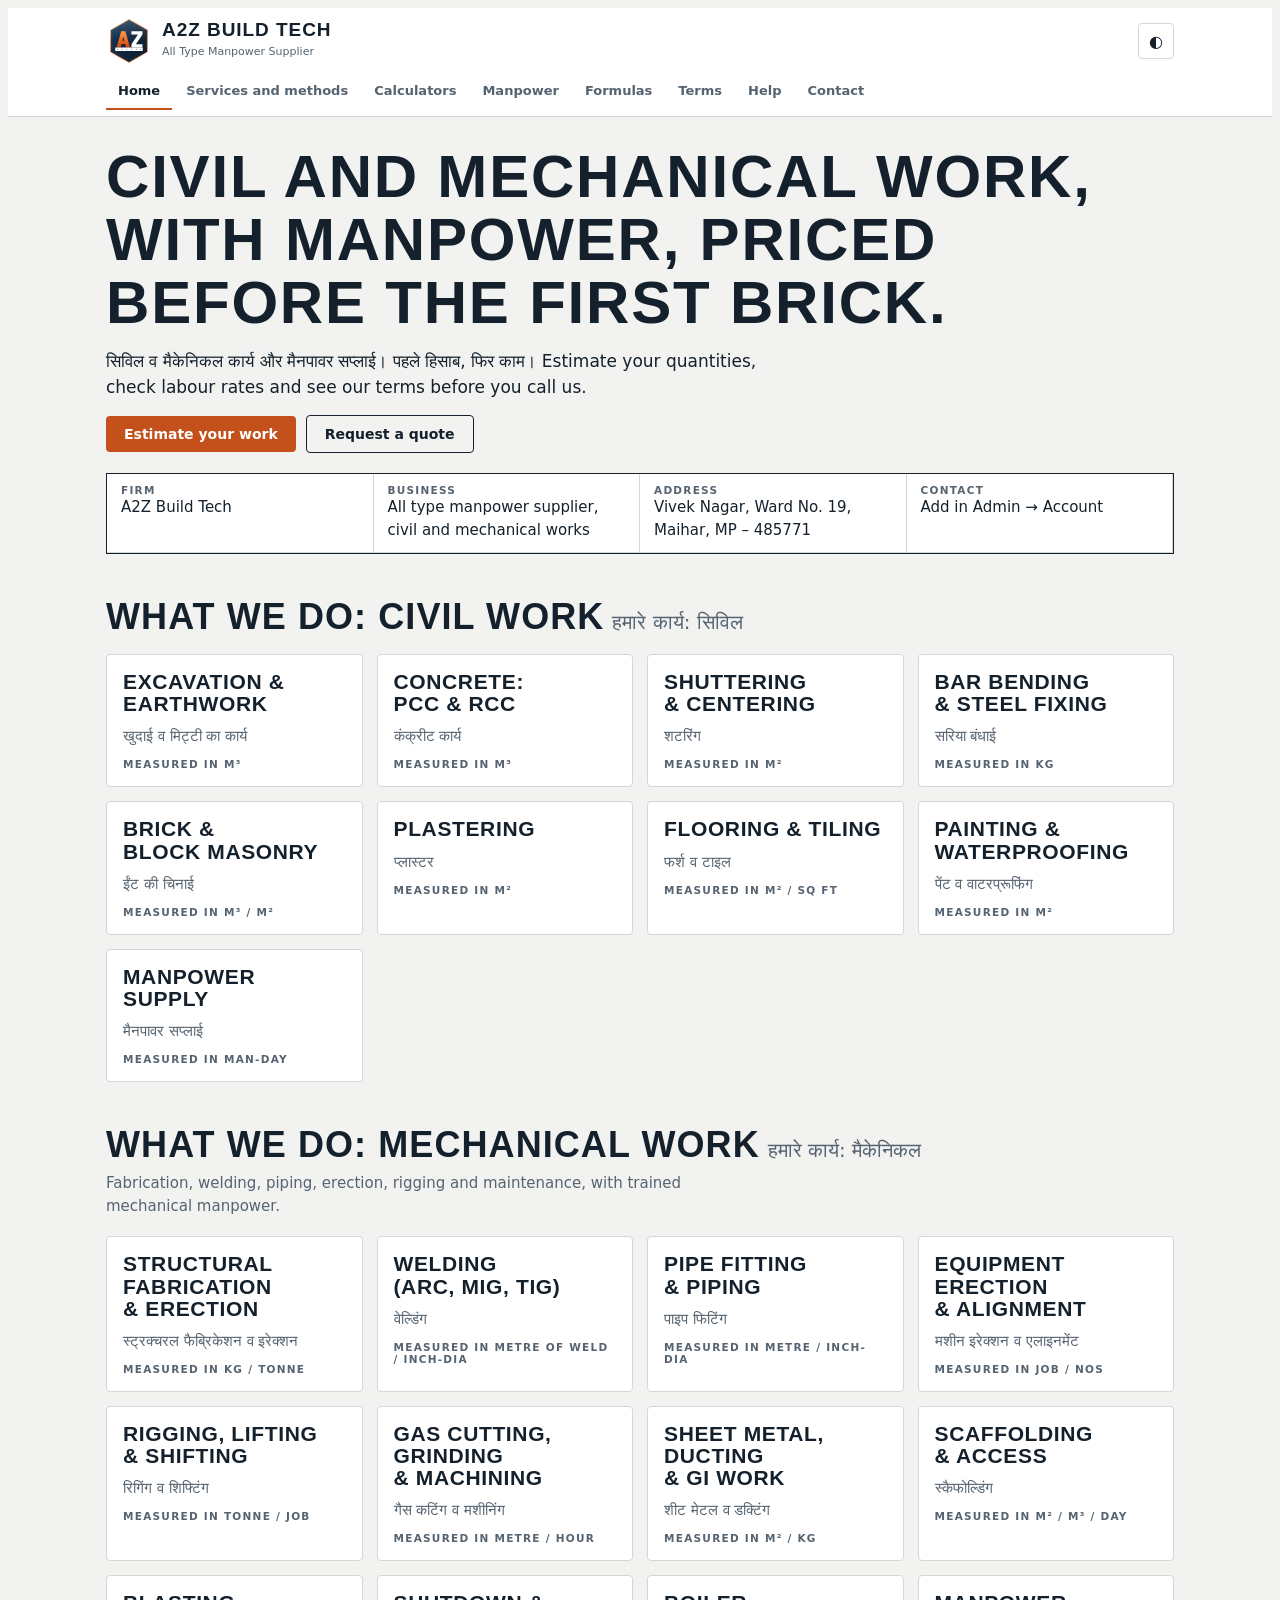
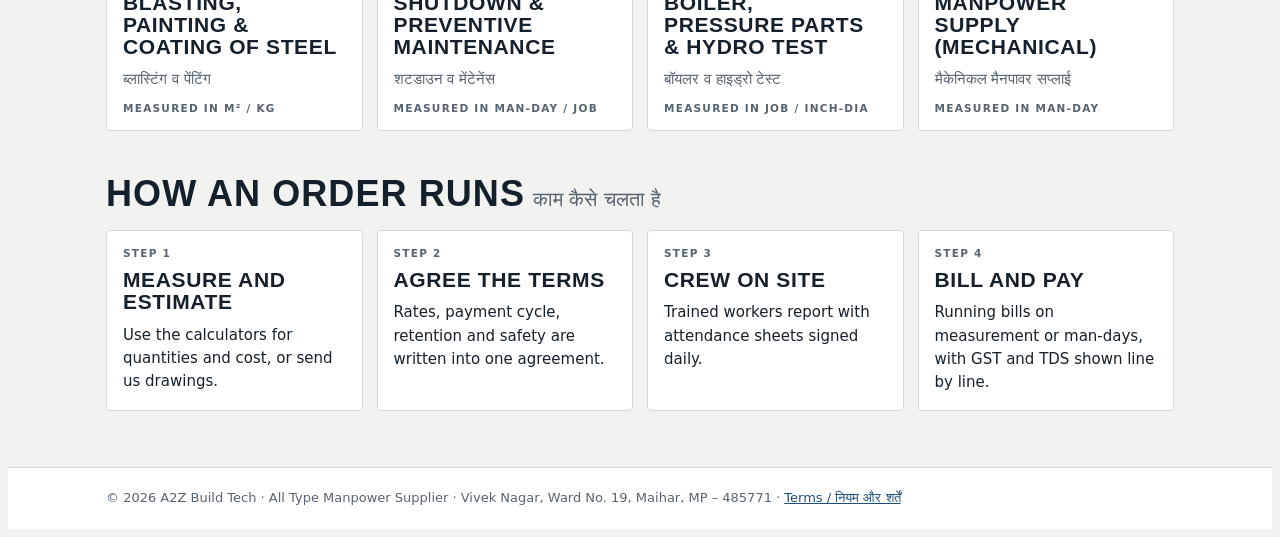
<file: index.html>
<!doctype html>
<html lang="en">
<head>
<meta charset="utf-8">
<meta name="viewport" content="width=device-width, initial-scale=1, viewport-fit=cover">
<meta name="theme-color" content="#0f2a47">
<meta name="mobile-web-app-capable" content="yes">
<meta name="apple-mobile-web-app-capable" content="yes">
<meta name="apple-mobile-web-app-title" content="A2Z">
<meta name="apple-mobile-web-app-status-bar-style" content="black-translucent">
<link rel="manifest" href="manifest.json">
<link rel="apple-touch-icon" href="apple-touch-icon.png">
<link rel="icon" type="image/svg+xml" href="logo.svg">
<title>A2Z Build Tech</title>
<meta name="description" content="A2Z Build Tech, All Type Manpower Supplier and civil works, Vivek Nagar, Maihar, Madhya Pradesh.">
<meta name="claude:viewport-fit-sides" content="cover">
<!-- CSP-START --><meta http-equiv="Content-Security-Policy" content="default-src 'none'; manifest-src 'self'; script-src 'self'; style-src 'self' 'unsafe-inline' https://fonts.googleapis.com; font-src https://fonts.gstatic.com; img-src 'self' data:; connect-src https://script.google.com https://script.googleusercontent.com; object-src 'none'; base-uri 'none'; form-action 'none'"><!-- CSP-END -->
<link rel="stylesheet" href="https://fonts.googleapis.com/css2?family=Barlow+Condensed:wght@600;700&family=Inter:wght@400;500;600&family=IBM+Plex+Mono:wght@500&display=swap">
<link rel="stylesheet" href="style.css">
<link rel="stylesheet" href="help.css">
</head>
<body>
<header class="top">
  <div class="wrap bar">
    <a class="brand" href="#home"><img class="logo" src="logo.svg" alt="A2Z Build Tech logo" width="46" height="46"><span><b>A2Z Build Tech</b><small>All Type Manpower Supplier</small></span></a>
    <button class="ghost" id="themeBtn" aria-label="Switch light or dark theme">◐</button>
  </div>
  <nav class="wrap nav" id="nav" aria-label="Main"></nav>
</header>
<main class="wrap" id="app"><noscript>This site needs JavaScript. Please turn it on in your browser.</noscript></main>
<footer><div class="wrap">© 2026 A2Z Build Tech · All Type Manpower Supplier · Vivek Nagar, Ward No. 19, Maihar, MP – 485771 · <a href="terms.html">Terms / नियम और शर्तें</a></div></footer>
<div id="toast" role="status"></div>
<script src="config.js"></script>
<script src="data.js"></script>
<script src="calc.js"></script>
<script src="help.js"></script>
<script src="agreements.js"></script>
<script src="pwa.js"></script>
<script src="app.js"></script>
</body>
</html>
</file>
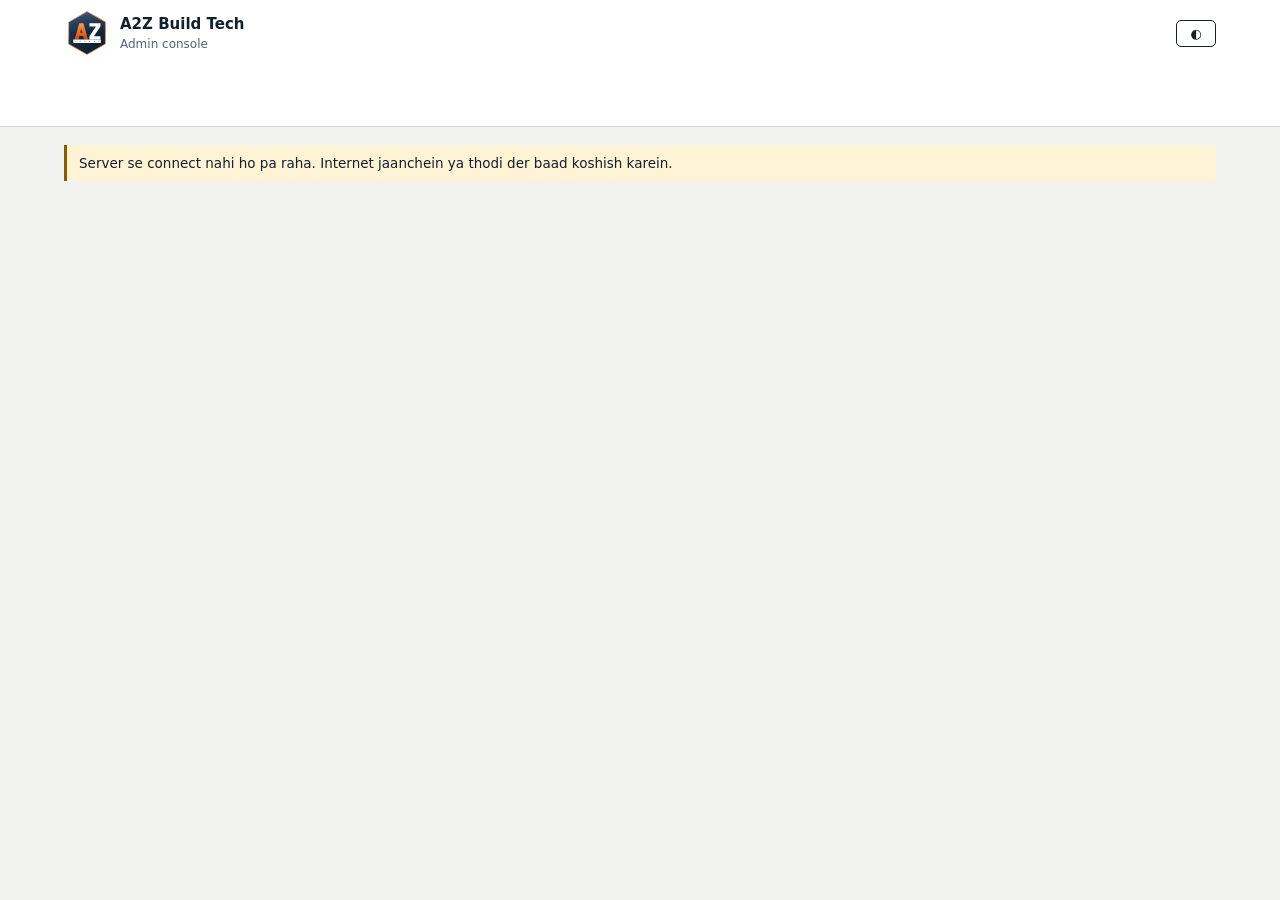
<file: admin.html>
<!doctype html>
<html lang="hi">
<head>
<meta charset="utf-8">
<meta name="viewport" content="width=device-width, initial-scale=1, viewport-fit=cover">
<meta name="robots" content="noindex, nofollow">
<meta http-equiv="Content-Security-Policy" content="default-src 'none'; manifest-src 'self'; script-src 'self'; style-src 'self'; img-src 'self' data:; connect-src https://script.google.com https://script.googleusercontent.com; base-uri 'none'; form-action 'none'; object-src 'none'">
<meta name="theme-color" content="#0f2a47">
<meta name="mobile-web-app-capable" content="yes">
<meta name="apple-mobile-web-app-capable" content="yes">
<meta name="apple-mobile-web-app-title" content="A2Z Admin">
<meta name="apple-mobile-web-app-status-bar-style" content="black-translucent">
<link rel="manifest" href="manifest-admin.json">
<link rel="apple-touch-icon" href="apple-touch-icon.png">
<link rel="icon" type="image/svg+xml" href="logo.svg">
<title>A2Z Build Tech - Admin</title>
<link rel="stylesheet" href="portal.css">
<link rel="stylesheet" href="help.css">
</head>
<body>
<header class="top">
  <div class="wrap">
    <div class="bar">
      <div class="brand"><img class="logo" src="logo.svg" alt="A2Z Build Tech logo" width="46" height="46"><div><b>A2Z Build Tech</b><div class="xs mu">Admin console</div></div></div>
      <div class="row"><button class="btn sec sm themebtn" id="themeBtn" type="button" aria-label="Dark ya light mode badlein" title="Dark / Light">◐</button></div>
      <div class="row hide" id="topTools">
        <label class="month-label">Mahina<input type="month" id="month"></label>
        <button class="btn sec sm" data-act="logout" id="logoutBtn">Log out</button>
      </div>
    </div>
    <nav class="tabs hide" id="tabs" aria-label="Sections"></nav>
  </div>
</header>
<div class="wrap">
  <main id="app"><div class="mu">Load ho raha hai...</div></main>
</div>
<div id="toast" role="status"></div>
<script src="xlsx-lite.js"></script>
<script src="config.js"></script>
<script src="data.js"></script>
<script src="payout.js"></script>
<script src="common.js"></script>
<script src="work.js"></script>
<script src="duty.js"></script>
<script src="master.js"></script>
<script src="hints.js"></script>
<script src="help.js"></script>
<script src="agreements.js"></script>
<script src="pwa.js"></script>
<script src="kb-admin.js"></script>
<script src="admin.js"></script>
</body>
</html>
</file>
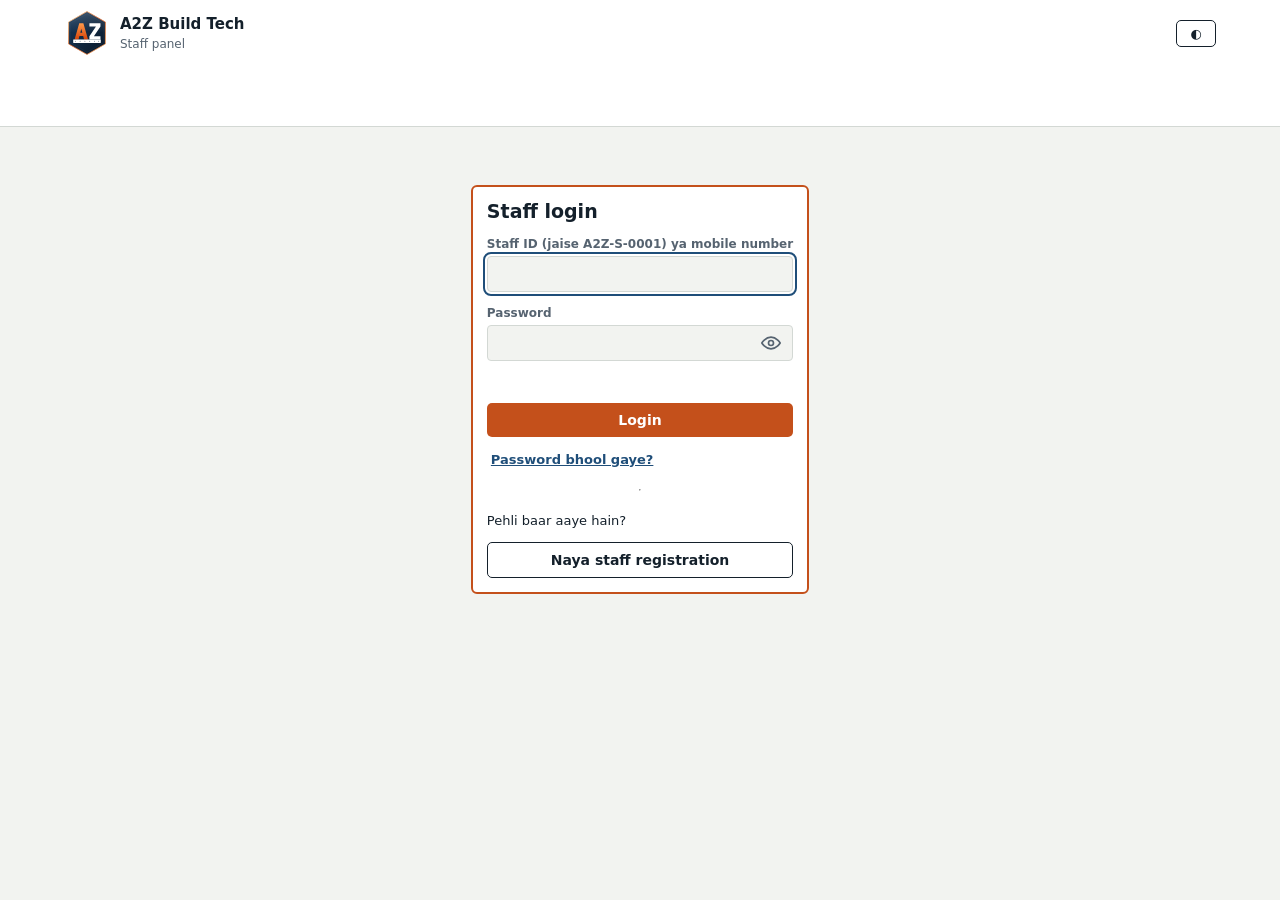
<file: staff.html>
<!doctype html>
<html lang="hi">
<head>
<meta charset="utf-8">
<meta name="viewport" content="width=device-width, initial-scale=1, viewport-fit=cover">
<meta name="robots" content="noindex, nofollow">
<meta http-equiv="Content-Security-Policy" content="default-src 'none'; manifest-src 'self'; script-src 'self'; style-src 'self'; img-src 'self' data:; connect-src https://script.google.com https://script.googleusercontent.com; base-uri 'none'; form-action 'none'; object-src 'none'">
<meta name="referrer" content="no-referrer">
<meta name="theme-color" content="#0f2a47">
<meta name="mobile-web-app-capable" content="yes">
<meta name="apple-mobile-web-app-capable" content="yes">
<meta name="apple-mobile-web-app-title" content="A2Z Staff">
<meta name="apple-mobile-web-app-status-bar-style" content="black-translucent">
<link rel="manifest" href="manifest-staff.json">
<link rel="apple-touch-icon" href="apple-touch-icon.png">
<link rel="icon" type="image/svg+xml" href="logo.svg">
<title>A2Z Build Tech - Staff</title>
<link rel="stylesheet" href="portal.css">
<link rel="stylesheet" href="help.css">
</head>
<body>
<header class="top">
  <div class="wrap">
    <div class="bar">
      <div class="brand"><img class="logo" src="logo.svg" alt="A2Z Build Tech logo" width="46" height="46"><div><b id="who">A2Z Build Tech</b><div class="xs mu" id="whoSub">Staff panel</div></div></div>
      <div class="row"><button class="btn sec sm themebtn" id="themeBtn" type="button" aria-label="Dark ya light mode badlein" title="Dark / Light">◐</button><label class="month-label hide" id="monthBox">Mahina<input type="month" id="month"></label><button class="btn sec sm hide" id="logout" data-act="logout">Logout</button></div>
    </div>
    <nav class="tabs hide" id="tabs" aria-label="Sections"></nav>
  </div>
</header>
<div class="wrap">
  <main id="app"><div class="mu">Load ho raha hai...</div></main>
</div>
<div id="toast" role="status"></div>
<script src="xlsx-lite.js"></script>
<script src="config.js"></script>
<script src="common.js"></script>
<script src="work.js"></script>
<script src="duty.js"></script>
<script src="hints.js"></script>
<script src="help.js"></script>
<script src="agreements.js"></script>
<script src="pwa.js"></script>
<script src="kb-staff.js"></script>
<script src="staff.js"></script>
</body>
</html>
</file>
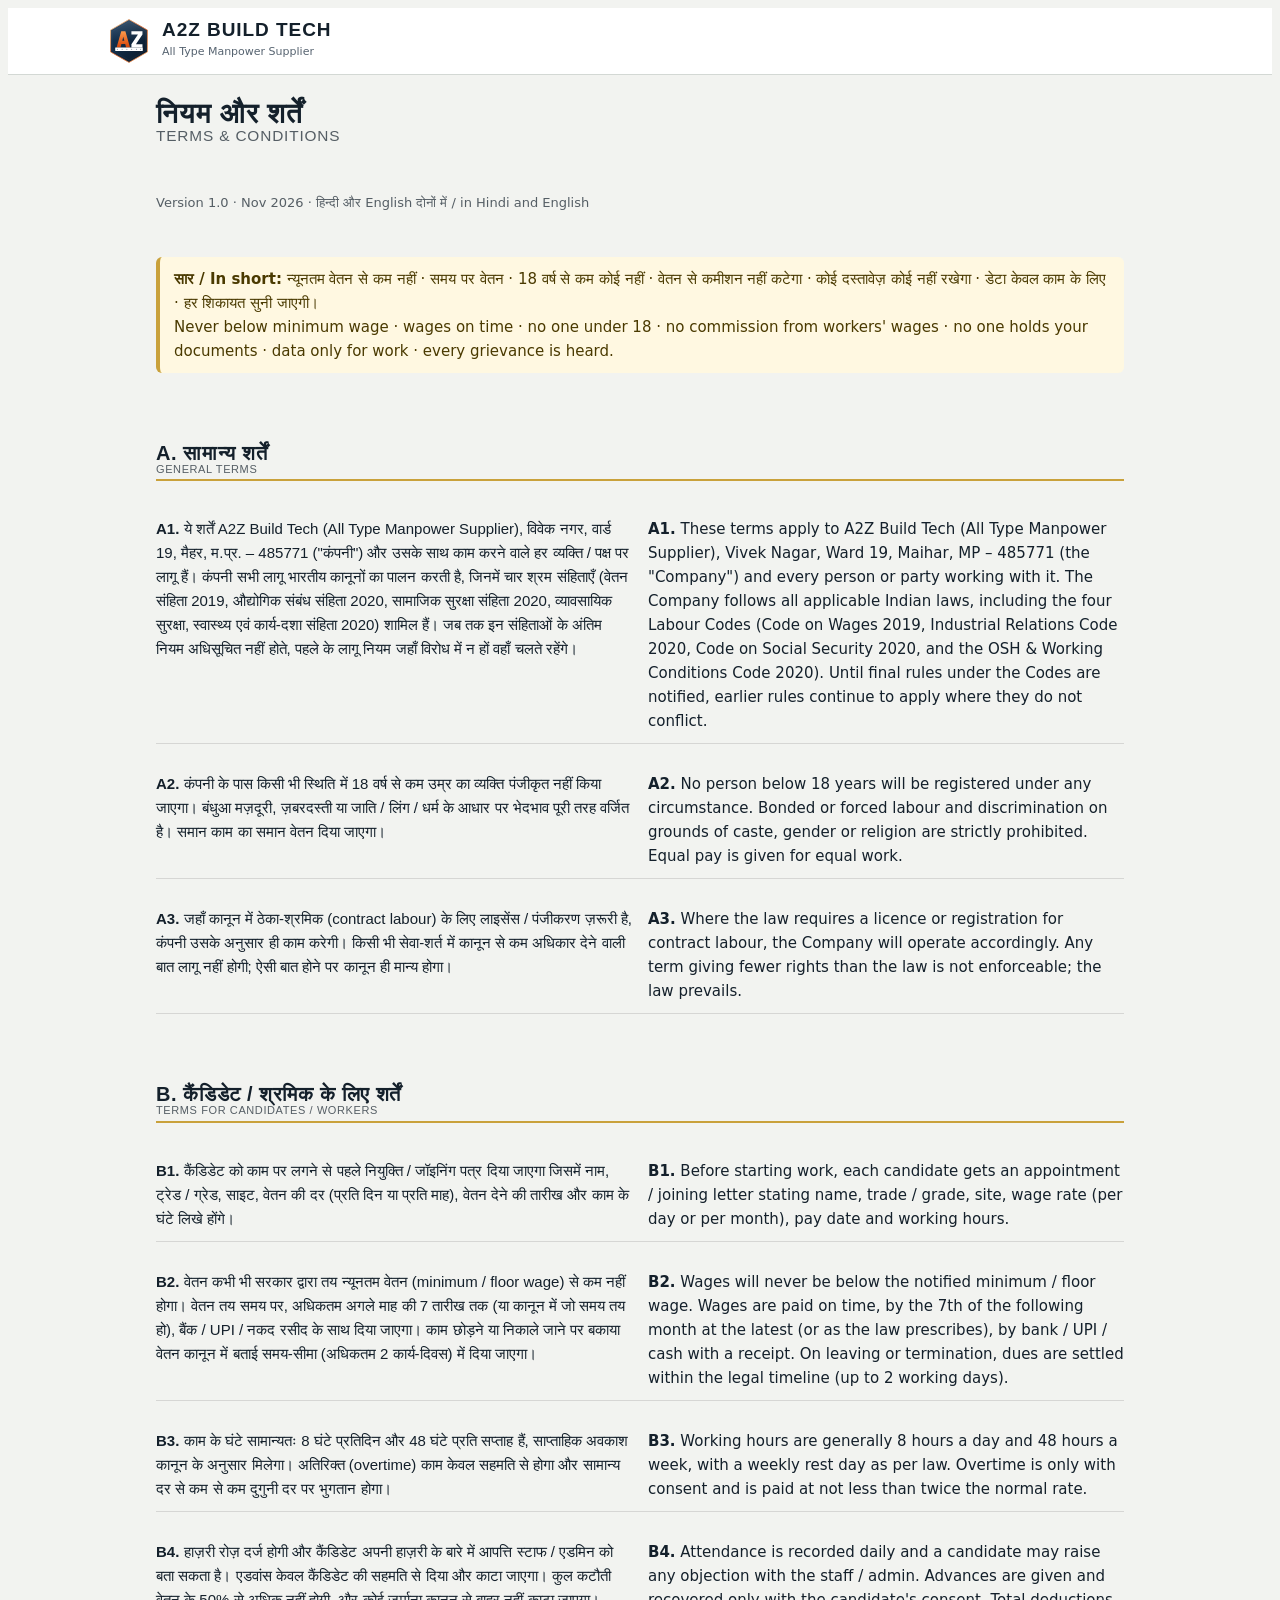
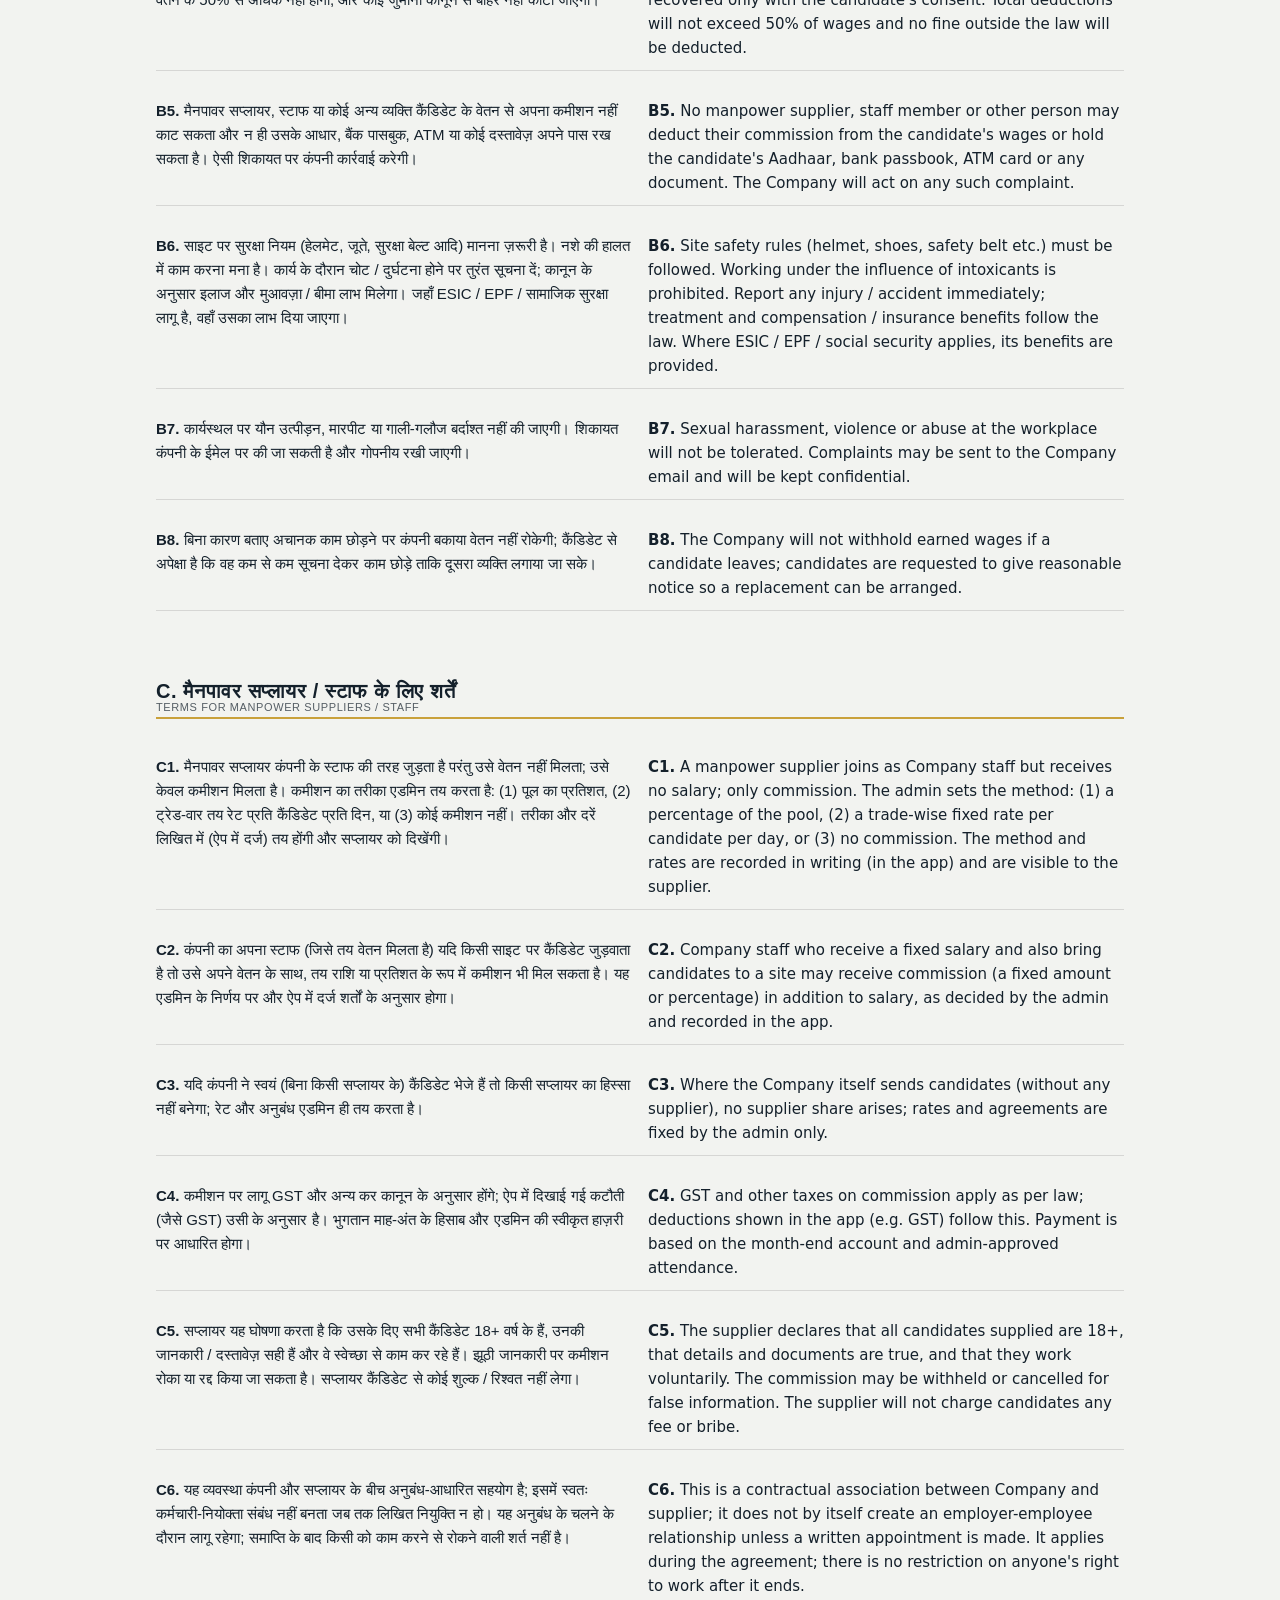
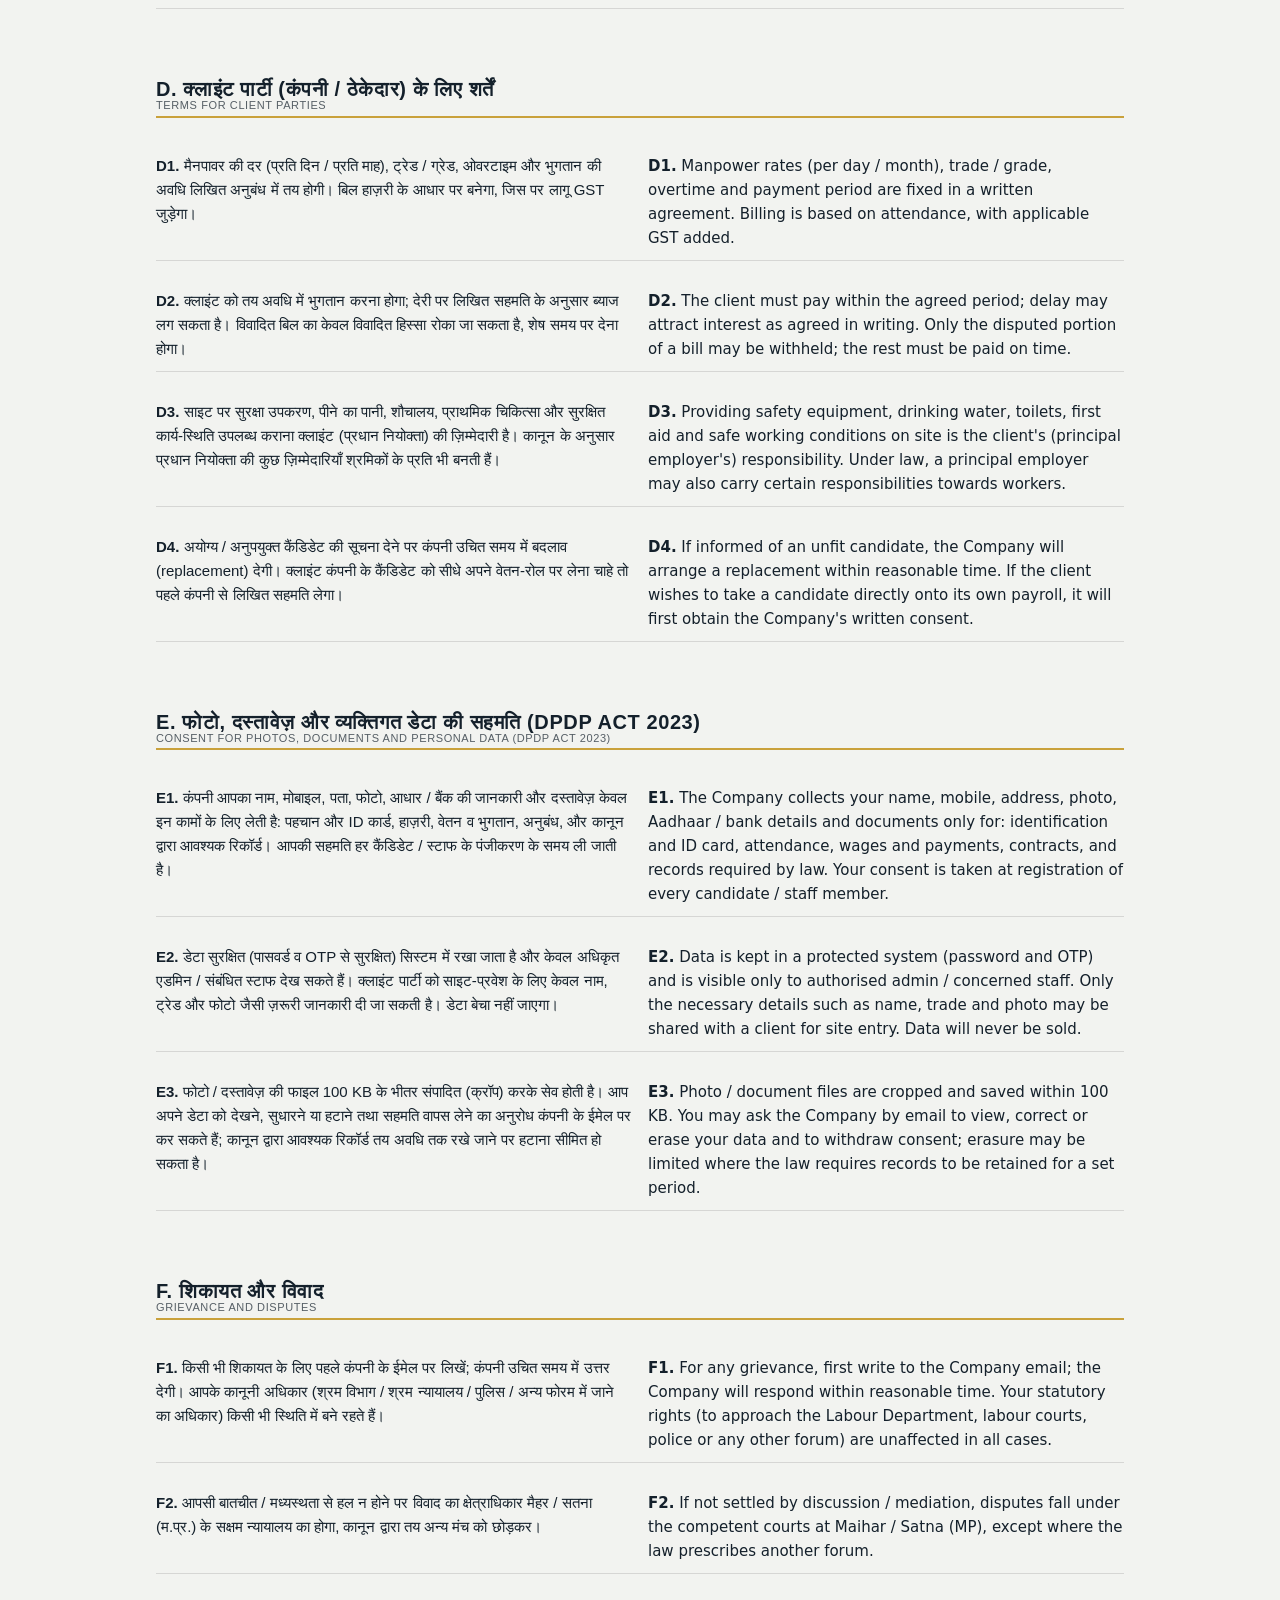
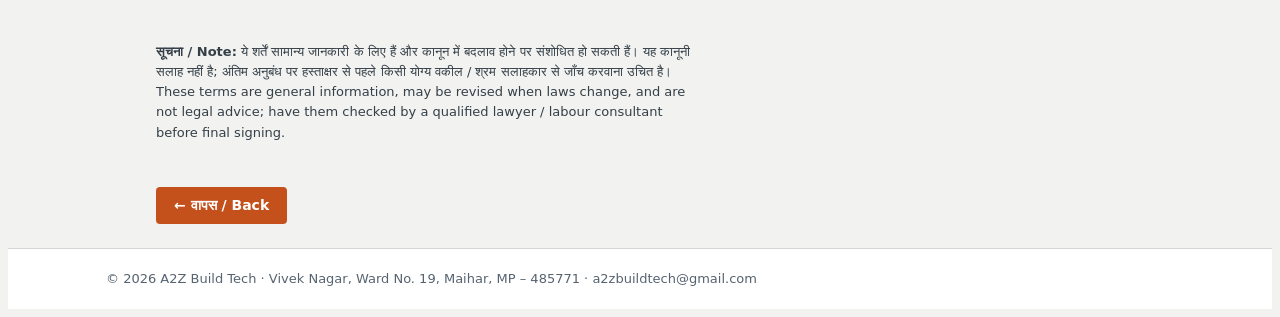
<file: terms.html>
<!doctype html>
<html lang="hi">
<head>
<meta charset="utf-8">
<meta name="viewport" content="width=device-width, initial-scale=1, viewport-fit=cover">
<meta name="theme-color" content="#0f2a47">
<link rel="icon" type="image/svg+xml" href="logo.svg">
<title>A2Z Build Tech - Niyam aur Shartein (Terms)</title>
<meta name="description" content="A2Z Build Tech terms and conditions for candidates, manpower suppliers, staff and client parties, as per Indian labour law.">
<meta http-equiv="Content-Security-Policy" content="default-src 'none'; script-src 'self'; style-src 'self' https://fonts.googleapis.com; font-src https://fonts.gstatic.com; img-src 'self' data:; base-uri 'none'; form-action 'none'">
<link rel="stylesheet" href="https://fonts.googleapis.com/css2?family=Inter:wght@400;600&family=Noto+Sans+Devanagari:wght@400;600&display=swap">
<link rel="stylesheet" href="style.css">
<link rel="stylesheet" href="terms.css">
</head>
<body>
<header class="top"><div class="wrap bar"><a class="brand" href="index.html"><img class="logo" src="logo.svg" alt="A2Z Build Tech logo" width="46" height="46"><span><b>A2Z Build Tech</b><small>All Type Manpower Supplier</small></span></a></div></header>
<main class="wrap tcpage">
<h1>नियम और शर्तें <small>Terms &amp; Conditions</small></h1>
<p class="tc-ver">Version 1.0 · Nov 2026 · हिन्दी और English दोनों में / in Hindi and English</p>
<div class="tc-note"><b>सार / In short:</b> न्यूनतम वेतन से कम नहीं · समय पर वेतन · 18 वर्ष से कम कोई नहीं · वेतन से कमीशन नहीं कटेगा · कोई दस्तावेज़ कोई नहीं रखेगा · डेटा केवल काम के लिए · हर शिकायत सुनी जाएगी।<br>Never below minimum wage · wages on time · no one under 18 · no commission from workers' wages · no one holds your documents · data only for work · every grievance is heard.</div>
<section class="tc"><h2>A. सामान्य शर्तें <small>General terms</small></h2><div class="tc-row"><p lang="hi"><b>A1.</b> ये शर्तें A2Z Build Tech (All Type Manpower Supplier), विवेक नगर, वार्ड 19, मैहर, म.प्र. – 485771 ("कंपनी") और उसके साथ काम करने वाले हर व्यक्ति / पक्ष पर लागू हैं। कंपनी सभी लागू भारतीय कानूनों का पालन करती है, जिनमें चार श्रम संहिताएँ (वेतन संहिता 2019, औद्योगिक संबंध संहिता 2020, सामाजिक सुरक्षा संहिता 2020, व्यावसायिक सुरक्षा, स्वास्थ्य एवं कार्य-दशा संहिता 2020) शामिल हैं। जब तक इन संहिताओं के अंतिम नियम अधिसूचित नहीं होते, पहले के लागू नियम जहाँ विरोध में न हों वहाँ चलते रहेंगे।</p><p lang="en"><b>A1.</b> These terms apply to A2Z Build Tech (All Type Manpower Supplier), Vivek Nagar, Ward 19, Maihar, MP – 485771 (the "Company") and every person or party working with it. The Company follows all applicable Indian laws, including the four Labour Codes (Code on Wages 2019, Industrial Relations Code 2020, Code on Social Security 2020, and the OSH & Working Conditions Code 2020). Until final rules under the Codes are notified, earlier rules continue to apply where they do not conflict.</p></div><div class="tc-row"><p lang="hi"><b>A2.</b> कंपनी के पास किसी भी स्थिति में 18 वर्ष से कम उम्र का व्यक्ति पंजीकृत नहीं किया जाएगा। बंधुआ मज़दूरी, ज़बरदस्ती या जाति / लिंग / धर्म के आधार पर भेदभाव पूरी तरह वर्जित है। समान काम का समान वेतन दिया जाएगा।</p><p lang="en"><b>A2.</b> No person below 18 years will be registered under any circumstance. Bonded or forced labour and discrimination on grounds of caste, gender or religion are strictly prohibited. Equal pay is given for equal work.</p></div><div class="tc-row"><p lang="hi"><b>A3.</b> जहाँ कानून में ठेका-श्रमिक (contract labour) के लिए लाइसेंस / पंजीकरण ज़रूरी है, कंपनी उसके अनुसार ही काम करेगी। किसी भी सेवा-शर्त में कानून से कम अधिकार देने वाली बात लागू नहीं होगी; ऐसी बात होने पर कानून ही मान्य होगा।</p><p lang="en"><b>A3.</b> Where the law requires a licence or registration for contract labour, the Company will operate accordingly. Any term giving fewer rights than the law is not enforceable; the law prevails.</p></div></section><section class="tc"><h2>B. कैंडिडेट / श्रमिक के लिए शर्तें <small>Terms for Candidates / Workers</small></h2><div class="tc-row"><p lang="hi"><b>B1.</b> कैंडिडेट को काम पर लगने से पहले नियुक्ति / जॉइनिंग पत्र दिया जाएगा जिसमें नाम, ट्रेड / ग्रेड, साइट, वेतन की दर (प्रति दिन या प्रति माह), वेतन देने की तारीख और काम के घंटे लिखे होंगे।</p><p lang="en"><b>B1.</b> Before starting work, each candidate gets an appointment / joining letter stating name, trade / grade, site, wage rate (per day or per month), pay date and working hours.</p></div><div class="tc-row"><p lang="hi"><b>B2.</b> वेतन कभी भी सरकार द्वारा तय न्यूनतम वेतन (minimum / floor wage) से कम नहीं होगा। वेतन तय समय पर, अधिकतम अगले माह की 7 तारीख तक (या कानून में जो समय तय हो), बैंक / UPI / नकद रसीद के साथ दिया जाएगा। काम छोड़ने या निकाले जाने पर बकाया वेतन कानून में बताई समय-सीमा (अधिकतम 2 कार्य-दिवस) में दिया जाएगा।</p><p lang="en"><b>B2.</b> Wages will never be below the notified minimum / floor wage. Wages are paid on time, by the 7th of the following month at the latest (or as the law prescribes), by bank / UPI / cash with a receipt. On leaving or termination, dues are settled within the legal timeline (up to 2 working days).</p></div><div class="tc-row"><p lang="hi"><b>B3.</b> काम के घंटे सामान्यतः 8 घंटे प्रतिदिन और 48 घंटे प्रति सप्ताह हैं, साप्ताहिक अवकाश कानून के अनुसार मिलेगा। अतिरिक्त (overtime) काम केवल सहमति से होगा और सामान्य दर से कम से कम दुगुनी दर पर भुगतान होगा।</p><p lang="en"><b>B3.</b> Working hours are generally 8 hours a day and 48 hours a week, with a weekly rest day as per law. Overtime is only with consent and is paid at not less than twice the normal rate.</p></div><div class="tc-row"><p lang="hi"><b>B4.</b> हाज़री रोज़ दर्ज होगी और कैंडिडेट अपनी हाज़री के बारे में आपत्ति स्टाफ / एडमिन को बता सकता है। एडवांस केवल कैंडिडेट की सहमति से दिया और काटा जाएगा। कुल कटौती वेतन के 50% से अधिक नहीं होगी, और कोई जुर्माना कानून से बाहर नहीं काटा जाएगा।</p><p lang="en"><b>B4.</b> Attendance is recorded daily and a candidate may raise any objection with the staff / admin. Advances are given and recovered only with the candidate's consent. Total deductions will not exceed 50% of wages and no fine outside the law will be deducted.</p></div><div class="tc-row"><p lang="hi"><b>B5.</b> मैनपावर सप्लायर, स्टाफ या कोई अन्य व्यक्ति कैंडिडेट के वेतन से अपना कमीशन नहीं काट सकता और न ही उसके आधार, बैंक पासबुक, ATM या कोई दस्तावेज़ अपने पास रख सकता है। ऐसी शिकायत पर कंपनी कार्रवाई करेगी।</p><p lang="en"><b>B5.</b> No manpower supplier, staff member or other person may deduct their commission from the candidate's wages or hold the candidate's Aadhaar, bank passbook, ATM card or any document. The Company will act on any such complaint.</p></div><div class="tc-row"><p lang="hi"><b>B6.</b> साइट पर सुरक्षा नियम (हेलमेट, जूते, सुरक्षा बेल्ट आदि) मानना ज़रूरी है। नशे की हालत में काम करना मना है। कार्य के दौरान चोट / दुर्घटना होने पर तुरंत सूचना दें; कानून के अनुसार इलाज और मुआवज़ा / बीमा लाभ मिलेगा। जहाँ ESIC / EPF / सामाजिक सुरक्षा लागू है, वहाँ उसका लाभ दिया जाएगा।</p><p lang="en"><b>B6.</b> Site safety rules (helmet, shoes, safety belt etc.) must be followed. Working under the influence of intoxicants is prohibited. Report any injury / accident immediately; treatment and compensation / insurance benefits follow the law. Where ESIC / EPF / social security applies, its benefits are provided.</p></div><div class="tc-row"><p lang="hi"><b>B7.</b> कार्यस्थल पर यौन उत्पीड़न, मारपीट या गाली-गलौज बर्दाश्त नहीं की जाएगी। शिकायत कंपनी के ईमेल पर की जा सकती है और गोपनीय रखी जाएगी।</p><p lang="en"><b>B7.</b> Sexual harassment, violence or abuse at the workplace will not be tolerated. Complaints may be sent to the Company email and will be kept confidential.</p></div><div class="tc-row"><p lang="hi"><b>B8.</b> बिना कारण बताए अचानक काम छोड़ने पर कंपनी बकाया वेतन नहीं रोकेगी; कैंडिडेट से अपेक्षा है कि वह कम से कम सूचना देकर काम छोड़े ताकि दूसरा व्यक्ति लगाया जा सके।</p><p lang="en"><b>B8.</b> The Company will not withhold earned wages if a candidate leaves; candidates are requested to give reasonable notice so a replacement can be arranged.</p></div></section><section class="tc"><h2>C. मैनपावर सप्लायर / स्टाफ के लिए शर्तें <small>Terms for Manpower Suppliers / Staff</small></h2><div class="tc-row"><p lang="hi"><b>C1.</b> मैनपावर सप्लायर कंपनी के स्टाफ की तरह जुड़ता है परंतु उसे वेतन नहीं मिलता; उसे केवल कमीशन मिलता है। कमीशन का तरीका एडमिन तय करता है: (1) पूल का प्रतिशत, (2) ट्रेड-वार तय रेट प्रति कैंडिडेट प्रति दिन, या (3) कोई कमीशन नहीं। तरीका और दरें लिखित में (ऐप में दर्ज) तय होंगी और सप्लायर को दिखेंगी।</p><p lang="en"><b>C1.</b> A manpower supplier joins as Company staff but receives no salary; only commission. The admin sets the method: (1) a percentage of the pool, (2) a trade-wise fixed rate per candidate per day, or (3) no commission. The method and rates are recorded in writing (in the app) and are visible to the supplier.</p></div><div class="tc-row"><p lang="hi"><b>C2.</b> कंपनी का अपना स्टाफ (जिसे तय वेतन मिलता है) यदि किसी साइट पर कैंडिडेट जुड़वाता है तो उसे अपने वेतन के साथ, तय राशि या प्रतिशत के रूप में कमीशन भी मिल सकता है। यह एडमिन के निर्णय पर और ऐप में दर्ज शर्तों के अनुसार होगा।</p><p lang="en"><b>C2.</b> Company staff who receive a fixed salary and also bring candidates to a site may receive commission (a fixed amount or percentage) in addition to salary, as decided by the admin and recorded in the app.</p></div><div class="tc-row"><p lang="hi"><b>C3.</b> यदि कंपनी ने स्वयं (बिना किसी सप्लायर के) कैंडिडेट भेजे हैं तो किसी सप्लायर का हिस्सा नहीं बनेगा; रेट और अनुबंध एडमिन ही तय करता है।</p><p lang="en"><b>C3.</b> Where the Company itself sends candidates (without any supplier), no supplier share arises; rates and agreements are fixed by the admin only.</p></div><div class="tc-row"><p lang="hi"><b>C4.</b> कमीशन पर लागू GST और अन्य कर कानून के अनुसार होंगे; ऐप में दिखाई गई कटौती (जैसे GST) उसी के अनुसार है। भुगतान माह-अंत के हिसाब और एडमिन की स्वीकृत हाज़री पर आधारित होगा।</p><p lang="en"><b>C4.</b> GST and other taxes on commission apply as per law; deductions shown in the app (e.g. GST) follow this. Payment is based on the month-end account and admin-approved attendance.</p></div><div class="tc-row"><p lang="hi"><b>C5.</b> सप्लायर यह घोषणा करता है कि उसके दिए सभी कैंडिडेट 18+ वर्ष के हैं, उनकी जानकारी / दस्तावेज़ सही हैं और वे स्वेच्छा से काम कर रहे हैं। झूठी जानकारी पर कमीशन रोका या रद्द किया जा सकता है। सप्लायर कैंडिडेट से कोई शुल्क / रिश्वत नहीं लेगा।</p><p lang="en"><b>C5.</b> The supplier declares that all candidates supplied are 18+, that details and documents are true, and that they work voluntarily. The commission may be withheld or cancelled for false information. The supplier will not charge candidates any fee or bribe.</p></div><div class="tc-row"><p lang="hi"><b>C6.</b> यह व्यवस्था कंपनी और सप्लायर के बीच अनुबंध-आधारित सहयोग है; इसमें स्वतः कर्मचारी-नियोक्ता संबंध नहीं बनता जब तक लिखित नियुक्ति न हो। यह अनुबंध के चलने के दौरान लागू रहेगा; समाप्ति के बाद किसी को काम करने से रोकने वाली शर्त नहीं है।</p><p lang="en"><b>C6.</b> This is a contractual association between Company and supplier; it does not by itself create an employer-employee relationship unless a written appointment is made. It applies during the agreement; there is no restriction on anyone's right to work after it ends.</p></div></section><section class="tc"><h2>D. क्लाइंट पार्टी (कंपनी / ठेकेदार) के लिए शर्तें <small>Terms for Client Parties</small></h2><div class="tc-row"><p lang="hi"><b>D1.</b> मैनपावर की दर (प्रति दिन / प्रति माह), ट्रेड / ग्रेड, ओवरटाइम और भुगतान की अवधि लिखित अनुबंध में तय होगी। बिल हाज़री के आधार पर बनेगा, जिस पर लागू GST जुड़ेगा।</p><p lang="en"><b>D1.</b> Manpower rates (per day / month), trade / grade, overtime and payment period are fixed in a written agreement. Billing is based on attendance, with applicable GST added.</p></div><div class="tc-row"><p lang="hi"><b>D2.</b> क्लाइंट को तय अवधि में भुगतान करना होगा; देरी पर लिखित सहमति के अनुसार ब्याज लग सकता है। विवादित बिल का केवल विवादित हिस्सा रोका जा सकता है, शेष समय पर देना होगा।</p><p lang="en"><b>D2.</b> The client must pay within the agreed period; delay may attract interest as agreed in writing. Only the disputed portion of a bill may be withheld; the rest must be paid on time.</p></div><div class="tc-row"><p lang="hi"><b>D3.</b> साइट पर सुरक्षा उपकरण, पीने का पानी, शौचालय, प्राथमिक चिकित्सा और सुरक्षित कार्य-स्थिति उपलब्ध कराना क्लाइंट (प्रधान नियोक्ता) की ज़िम्मेदारी है। कानून के अनुसार प्रधान नियोक्ता की कुछ ज़िम्मेदारियाँ श्रमिकों के प्रति भी बनती हैं।</p><p lang="en"><b>D3.</b> Providing safety equipment, drinking water, toilets, first aid and safe working conditions on site is the client's (principal employer's) responsibility. Under law, a principal employer may also carry certain responsibilities towards workers.</p></div><div class="tc-row"><p lang="hi"><b>D4.</b> अयोग्य / अनुपयुक्त कैंडिडेट की सूचना देने पर कंपनी उचित समय में बदलाव (replacement) देगी। क्लाइंट कंपनी के कैंडिडेट को सीधे अपने वेतन-रोल पर लेना चाहे तो पहले कंपनी से लिखित सहमति लेगा।</p><p lang="en"><b>D4.</b> If informed of an unfit candidate, the Company will arrange a replacement within reasonable time. If the client wishes to take a candidate directly onto its own payroll, it will first obtain the Company's written consent.</p></div></section><section class="tc"><h2>E. फोटो, दस्तावेज़ और व्यक्तिगत डेटा की सहमति (DPDP Act 2023) <small>Consent for Photos, Documents and Personal Data (DPDP Act 2023)</small></h2><div class="tc-row"><p lang="hi"><b>E1.</b> कंपनी आपका नाम, मोबाइल, पता, फोटो, आधार / बैंक की जानकारी और दस्तावेज़ केवल इन कामों के लिए लेती है: पहचान और ID कार्ड, हाज़री, वेतन व भुगतान, अनुबंध, और कानून द्वारा आवश्यक रिकॉर्ड। आपकी सहमति हर कैंडिडेट / स्टाफ के पंजीकरण के समय ली जाती है।</p><p lang="en"><b>E1.</b> The Company collects your name, mobile, address, photo, Aadhaar / bank details and documents only for: identification and ID card, attendance, wages and payments, contracts, and records required by law. Your consent is taken at registration of every candidate / staff member.</p></div><div class="tc-row"><p lang="hi"><b>E2.</b> डेटा सुरक्षित (पासवर्ड व OTP से सुरक्षित) सिस्टम में रखा जाता है और केवल अधिकृत एडमिन / संबंधित स्टाफ देख सकते हैं। क्लाइंट पार्टी को साइट-प्रवेश के लिए केवल नाम, ट्रेड और फोटो जैसी ज़रूरी जानकारी दी जा सकती है। डेटा बेचा नहीं जाएगा।</p><p lang="en"><b>E2.</b> Data is kept in a protected system (password and OTP) and is visible only to authorised admin / concerned staff. Only the necessary details such as name, trade and photo may be shared with a client for site entry. Data will never be sold.</p></div><div class="tc-row"><p lang="hi"><b>E3.</b> फोटो / दस्तावेज़ की फाइल 100 KB के भीतर संपादित (क्रॉप) करके सेव होती है। आप अपने डेटा को देखने, सुधारने या हटाने तथा सहमति वापस लेने का अनुरोध कंपनी के ईमेल पर कर सकते हैं; कानून द्वारा आवश्यक रिकॉर्ड तय अवधि तक रखे जाने पर हटाना सीमित हो सकता है।</p><p lang="en"><b>E3.</b> Photo / document files are cropped and saved within 100 KB. You may ask the Company by email to view, correct or erase your data and to withdraw consent; erasure may be limited where the law requires records to be retained for a set period.</p></div></section><section class="tc"><h2>F. शिकायत और विवाद <small>Grievance and Disputes</small></h2><div class="tc-row"><p lang="hi"><b>F1.</b> किसी भी शिकायत के लिए पहले कंपनी के ईमेल पर लिखें; कंपनी उचित समय में उत्तर देगी। आपके कानूनी अधिकार (श्रम विभाग / श्रम न्यायालय / पुलिस / अन्य फोरम में जाने का अधिकार) किसी भी स्थिति में बने रहते हैं।</p><p lang="en"><b>F1.</b> For any grievance, first write to the Company email; the Company will respond within reasonable time. Your statutory rights (to approach the Labour Department, labour courts, police or any other forum) are unaffected in all cases.</p></div><div class="tc-row"><p lang="hi"><b>F2.</b> आपसी बातचीत / मध्यस्थता से हल न होने पर विवाद का क्षेत्राधिकार मैहर / सतना (म.प्र.) के सक्षम न्यायालय का होगा, कानून द्वारा तय अन्य मंच को छोड़कर।</p><p lang="en"><b>F2.</b> If not settled by discussion / mediation, disputes fall under the competent courts at Maihar / Satna (MP), except where the law prescribes another forum.</p></div></section>
<p class="tc-disc"><b>सूचना / Note:</b> ये शर्तें सामान्य जानकारी के लिए हैं और कानून में बदलाव होने पर संशोधित हो सकती हैं। यह कानूनी सलाह नहीं है; अंतिम अनुबंध पर हस्ताक्षर से पहले किसी योग्य वकील / श्रम सलाहकार से जाँच करवाना उचित है। These terms are general information, may be revised when laws change, and are not legal advice; have them checked by a qualified lawyer / labour consultant before final signing.</p>
<p><a class="btn" href="index.html">← वापस / Back</a></p>
</main>
<footer><div class="wrap">© 2026 A2Z Build Tech · Vivek Nagar, Ward No. 19, Maihar, MP – 485771 · a2zbuildtech@gmail.com</div></footer>
</body>
</html>
</file>
<file: style.css>
/* FILE: style.css  (GitHub par isi naam se upload karein) */
/* Layout concept: a drawing-sheet title block up top, then ruled work sheets. One orange accent, used only on the primary action. */
:root{
  --bg:#f2f3f0; --sf:#ffffff; --fg:#14202b; --mu:#566370; --ln:#d3d8d4; --soft:#e7eae6;
  --ac:#c4501b; --acf:#ffffff; --st:#1f4e79; --ok:#1d7a4a; --bad:#b3261e;
  --fd:'Barlow Condensed','Arial Narrow',sans-serif; --fb:'Inter',system-ui,sans-serif; --fm:'IBM Plex Mono',ui-monospace,monospace;
}
@media (prefers-color-scheme: dark){:root:not([data-theme="light"]){
  --bg:#10161c; --sf:#18212a; --fg:#e8ecef; --mu:#9aa7b2; --ln:#2b3742; --soft:#1e2832;
  --ac:#f0793f; --acf:#1a0d05; --st:#7db4e6; --ok:#5fcf93; --bad:#ff8a80; color-scheme:dark;}}
:root[data-theme="dark"]{
  --bg:#10161c; --sf:#18212a; --fg:#e8ecef; --mu:#9aa7b2; --ln:#2b3742; --soft:#1e2832;
  --ac:#f0793f; --acf:#1a0d05; --st:#7db4e6; --ok:#5fcf93; --bad:#ff8a80; color-scheme:dark;}
*{box-sizing:border-box}
body{background:var(--bg);color:var(--fg);font:15px/1.55 var(--fb);min-height:100%}
body::before{content:"";position:fixed;inset:0 0 auto;height:env(safe-area-inset-top,0px);background:var(--sf);z-index:30}
.wrap{max-width:1100px;margin:0 auto;padding-left:max(16px,env(safe-area-inset-left,0px));padding-right:max(16px,env(safe-area-inset-right,0px))}
a{color:var(--st)}
h1,h2,h3{font-family:var(--fd);text-transform:uppercase;letter-spacing:.03em;line-height:1.05;margin:0;text-wrap:balance}
h1{font-size:clamp(34px,7vw,60px);font-weight:700}
h2{font-size:clamp(26px,4.5vw,36px);font-weight:700}
h3{font-size:21px;font-weight:600}
p{margin:0;max-width:65ch}
.hi{font:500 .55em var(--fb);text-transform:none;letter-spacing:0;color:var(--mu);margin-left:8px;white-space:nowrap}
.mu{color:var(--mu)} em{font-style:normal;font-weight:500;color:var(--mu)}
header.top{position:sticky;top:env(safe-area-inset-top,0px);z-index:20;background:var(--sf);border-bottom:1px solid var(--ln)}
.bar{display:flex;align-items:center;justify-content:space-between;gap:12px;padding-block:10px}
.brand{display:flex;align-items:center;gap:10px;text-decoration:none;color:var(--fg)}
.mark{font:700 22px var(--fd);background:var(--fg);color:var(--bg);padding:2px 8px;letter-spacing:.04em}
.brand b{display:block;font:700 19px var(--fd);text-transform:uppercase;letter-spacing:.05em;line-height:1}
.brand small{color:var(--mu);font-size:11px}
.nav{display:flex;gap:2px;overflow-x:auto;padding-bottom:6px;scrollbar-width:thin}
.nav a{white-space:nowrap;padding:7px 12px;text-decoration:none;color:var(--mu);font-weight:600;font-size:13px;border-bottom:2px solid transparent}
.nav a[aria-current="page"]{color:var(--fg);border-bottom-color:var(--ac)}
.ghost{background:none;border:1px solid var(--ln);color:var(--fg);width:36px;height:36px;border-radius:4px;cursor:pointer;font-size:16px}
main{padding-block:28px 56px;display:grid;gap:44px}
section{display:grid;gap:18px;min-width:0}
.tb{display:grid;grid-template-columns:repeat(auto-fit,minmax(min(100%,230px),1fr));border:1.5px solid var(--fg);background:var(--sf)}
.tb>div{padding:10px 14px;border-right:1px solid var(--ln);border-bottom:1px solid var(--ln);min-width:0}
.tb small,.lbl{display:block;font:600 10.5px var(--fb);letter-spacing:.12em;text-transform:uppercase;color:var(--mu)}
.hero{display:grid;gap:20px}
.hero p{font-size:17px}
.row{display:flex;flex-wrap:wrap;gap:10px;align-items:center}
.between{justify-content:space-between}
.btn{background:var(--ac);color:var(--acf);border:0;padding:10px 18px;font:600 14px var(--fb);cursor:pointer;border-radius:4px;text-decoration:none;display:inline-block}
.btn.sec{background:transparent;color:var(--fg);border:1.5px solid var(--fg)}
.link{background:none;border:0;color:var(--st);cursor:pointer;font:600 13px var(--fb);padding:4px}
.link.danger{color:var(--bad)}
button:focus-visible,a:focus-visible,input:focus-visible,select:focus-visible,textarea:focus-visible,summary:focus-visible{outline:2px solid var(--st);outline-offset:2px}
.cards{display:grid;grid-template-columns:repeat(auto-fit,minmax(min(100%,250px),1fr));gap:14px}
.card{background:var(--sf);border:1px solid var(--ln);padding:16px;border-radius:4px;min-width:0;display:grid;gap:10px;align-content:start}
.sheet{background:var(--sf);border:1.5px solid var(--fg);padding:18px;display:grid;gap:16px;min-width:0}
.chips{display:flex;flex-wrap:wrap;gap:8px}
.chip{background:var(--sf);color:var(--fg);border:1px solid var(--ln);padding:7px 12px;border-radius:99px;cursor:pointer;font:600 13px var(--fb)}
.chip[aria-pressed="true"]{background:var(--fg);color:var(--bg);border-color:var(--fg)}
label{display:grid;gap:4px;font:600 12px var(--fb);color:var(--mu);min-width:0}
input,select,textarea{font:15px var(--fb);padding:9px 10px;border:1px solid var(--ln);background:var(--bg);color:var(--fg);border-radius:4px;min-width:0;width:100%}
textarea{min-height:120px;resize:vertical}
.grid{display:grid;grid-template-columns:repeat(auto-fit,minmax(min(100%,170px),1fr));gap:12px;align-items:end}
.scroll{overflow-x:auto;max-width:100%}
table{border-collapse:collapse;width:100%;font-size:14px}
th{font:600 10.5px var(--fb);letter-spacing:.1em;text-transform:uppercase;color:var(--mu);text-align:left;padding:8px;border-bottom:1.5px solid var(--fg);white-space:nowrap}
td{padding:7px 8px;border-bottom:1px solid var(--ln);vertical-align:middle}
td input,td select{padding:6px 8px;min-width:90px}
.n{font:500 14px var(--fm);text-align:right;font-variant-numeric:tabular-nums;white-space:nowrap}
th.n{font:600 10.5px var(--fb)}
tr.tot td{border-bottom:0;border-top:1.5px solid var(--fg);font-weight:600}
tr.big td{font:700 20px var(--fd);letter-spacing:.03em;text-transform:uppercase}
details{background:var(--sf);border:1px solid var(--ln);border-radius:4px}
summary{cursor:pointer;padding:13px 16px;font:600 20px var(--fd);text-transform:uppercase;letter-spacing:.03em;list-style:none;display:flex;justify-content:space-between;gap:12px}
summary::-webkit-details-marker{display:none}
summary::after{content:"+";font-family:var(--fm)}
details[open] summary::after{content:"–"}
details .in{padding:0 16px 16px;display:grid;gap:10px}
ol,ul{margin:0;padding-left:20px;display:grid;gap:6px}
.pill{font:600 11px var(--fb);padding:2px 8px;border-radius:99px;background:var(--soft);color:var(--mu)}
.note{border-left:3px solid var(--st);padding:8px 12px;background:var(--soft);font-size:13.5px;max-width:75ch}
.warn{border-left-color:var(--bad)}
pre.doc{white-space:pre-wrap;word-break:break-word;font:13.5px/1.6 var(--fm);background:var(--bg);border:1px solid var(--ln);padding:16px;margin:0;max-height:560px;overflow:auto}
.kpi{font:700 30px var(--fd);letter-spacing:.02em}
.msg{color:var(--bad);font-size:13px;min-height:18px}
#toast{position:fixed;left:50%;transform:translateX(-50%);bottom:calc(20px + env(safe-area-inset-bottom,0px));background:var(--fg);color:var(--bg);padding:9px 16px;border-radius:4px;font-size:13px;font-weight:600;opacity:0;pointer-events:none;transition:opacity .2s;z-index:50;max-width:calc(100% - 32px)}
#toast.on{opacity:1}
footer{border-top:1px solid var(--ln);background:var(--sf);padding-block:20px;color:var(--mu);font-size:13px}
@media (prefers-reduced-motion:reduce){*{transition:none!important;scroll-behavior:auto!important}}

.logo{width:46px;height:46px;display:block;flex:none}
.brand{align-items:center}

/* Password ki aankh (eye) */
.pwwrap{position:relative;display:block;min-width:0}
.pwwrap input{width:100%;padding-right:44px}
.pweye{position:absolute;right:2px;top:50%;transform:translateY(-50%);width:40px;height:34px;display:grid;place-items:center;padding:0;border:0;background:transparent;color:var(--mu);cursor:pointer;border-radius:4px}
.pweye:hover,.pweye[aria-pressed="true"]{color:var(--fg)}
.pweye:focus-visible{outline:2px solid var(--fg);outline-offset:0}

.ver-tag{position:fixed;left:6px;bottom:4px;font-size:10px;opacity:.45;pointer-events:none;z-index:5}
.update-bar{position:fixed;left:0;right:0;bottom:0;z-index:60;display:flex;gap:10px;align-items:center;justify-content:center;flex-wrap:wrap;padding:10px 16px;background:#0b5;color:#fff;font-weight:600}.update-bar button{background:#fff;color:#064;border:0;border-radius:8px;padding:8px 14px;font-weight:700;cursor:pointer}.update-bar .ub-x{background:transparent;color:#fff;border:1px solid #fff8}
[hidden]{display:none!important}

.imged-ov{position:fixed;inset:0;background:rgba(0,0,0,.6);z-index:100;display:grid;place-items:center;padding:12px;overflow:auto}
.imged{background:var(--bg,#fff);color:var(--fg,var(--tx,#111));border-radius:12px;padding:14px;max-width:420px;width:100%;display:grid;gap:10px}
.imged-view{display:grid;place-items:center;background:#eee;border-radius:8px;padding:6px}
.imged-view canvas{max-width:100%;touch-action:none;cursor:grab;background:#fff}
.imged-view img{max-width:100%;max-height:70vh}
.imged-row{display:flex;gap:10px;flex-wrap:wrap;align-items:end}
.imged-row label{display:grid;gap:2px;font-size:13px;flex:1;min-width:120px}
.docgrid{display:grid;grid-template-columns:repeat(auto-fit,minmax(150px,1fr));gap:8px;margin-top:6px}
.doccard{border:1px solid var(--ln,#cbd5e1);border-radius:10px;padding:8px}
.ok{color:#087f3f}
.consent{display:flex;gap:8px;align-items:flex-start;font-size:13px;line-height:1.5;margin:10px 0}.consent input{margin-top:3px}
.langbox{position:fixed;right:8px;bottom:8px;z-index:70;background:#fff;color:#111;border:1px solid #8886;border-radius:8px;padding:2px 4px;box-shadow:0 1px 6px #0003}
.langbox select{border:0;background:transparent;font-size:13px;padding:4px;max-width:110px}
.lang-hi body{font-family:"Noto Sans Devanagari",Inter,system-ui,sans-serif}

/* button dabane ka effect */
button,.btn,[data-act],summary,[role=button]{transition:transform .08s ease,filter .08s ease}
button:active,.btn:active,[data-act]:active,summary:active,[role=button]:active{transform:scale(.94);filter:brightness(.82)}
.pressed{animation:a2zpress .45s ease-out}
@keyframes a2zpress{0%{box-shadow:0 0 0 0 rgba(201,161,59,.9);filter:brightness(.75)}100%{box-shadow:0 0 0 14px rgba(201,161,59,0);filter:none}}
.busybar{position:fixed;left:0;top:0;height:3px;width:100%;z-index:200;background:linear-gradient(90deg,transparent,#c9a13b,transparent);background-size:40% 100%;background-repeat:no-repeat;animation:a2zbusy 1s linear infinite}
@keyframes a2zbusy{0%{background-position:-40% 0}100%{background-position:140% 0}}
body.busy{cursor:progress}
@media (prefers-reduced-motion:reduce){.pressed,.busybar{animation:none}}
.donebox{text-align:center}.done-tick{width:54px;height:54px;border-radius:50%;background:#16a34a;color:#fff;font-size:34px;line-height:54px;margin:0 auto;animation:a2zpop .35s ease-out}
@keyframes a2zpop{0%{transform:scale(.3);opacity:0}100%{transform:scale(1);opacity:1}}
.donetbl{width:100%;text-align:left;border-collapse:collapse;font-size:14px}.donetbl th{border-bottom:0;white-space:normal;width:42%;font-weight:600;opacity:.75;padding:4px 6px;vertical-align:top}.donetbl td{padding:4px 6px;word-break:break-word}.donetbl tr{border-bottom:1px solid #8883}

.hp{position:absolute;left:-9999px;width:1px;height:1px;overflow:hidden}
</file>
<file: help.css>
/* FILE: help.css  (GitHub par isi naam se upload karein) */
.hlp{display:grid;gap:12px;max-width:860px}
.hlp-log{display:grid;gap:10px;max-height:62vh;overflow:auto;padding:4px 2px;min-height:120px}
.hlp-m{padding:10px 12px;border-radius:10px;border:1px solid var(--ln);background:var(--sf);color:var(--fg);max-width:100%;overflow-wrap:anywhere}
.hlp-m.me{justify-self:end;background:var(--soft);max-width:88%}
.hlp-m h4{margin:0 0 6px;font-size:15px}
.hlp-m p{margin:6px 0}
.hlp-m ol{margin:6px 0 6px 20px;padding:0;display:grid;gap:5px}
.hlp-where{font-size:13px;color:var(--mu)}
.hlp-tip{font-size:13px;border-left:3px solid var(--ac);padding:4px 8px;margin-top:6px;background:var(--soft)}
.hlp-sep{border:0;border-top:1px dashed var(--ln);margin:10px 0}
.hlp-chips{display:flex;flex-wrap:wrap;gap:6px}
.hlp-chip{font:inherit;font-size:13px;padding:5px 10px;border:1px solid var(--ln);border-radius:999px;background:var(--sf);color:var(--fg);cursor:pointer}
.hlp-chip:hover,.hlp-chip:focus-visible{border-color:var(--ac);outline:none}
.hlp-form{display:flex;gap:8px;align-items:center}
.hlp-form input{flex:1;min-width:0;font:inherit;padding:10px 12px;border:1px solid var(--ln);border-radius:8px;background:var(--sf);color:var(--fg)}
.hlp-form button{font:inherit;font-weight:600;padding:10px 16px;border:0;border-radius:8px;background:var(--ac);color:var(--acf);cursor:pointer}
.hlp-form button.hlp-ai{flex:1 1 100%;background:var(--sf);color:var(--fg);border:1px solid var(--ac)}
.hlp-form button:disabled{opacity:.6;cursor:wait}
.hlp-form{flex-wrap:wrap}
.hlp-form input{flex:1 1 180px}
.hlp-aim{border-left:3px solid var(--ac)}
.hlp-cat{font-size:12px;letter-spacing:.08em;text-transform:uppercase;color:var(--mu);font-weight:700;margin:8px 0 4px}
.hlp-note{font-size:12px;color:var(--mu)}
.hlp-lock{border-left:3px solid var(--bad)}
.pwa-bar{position:fixed;left:0;right:0;bottom:0;z-index:60;display:flex;gap:10px;align-items:center;justify-content:center;flex-wrap:wrap;padding:10px 44px 10px 14px;padding-bottom:max(10px,env(safe-area-inset-bottom));background:#0f2a47;color:#fff;font-size:14px;box-shadow:0 -2px 12px rgba(0,0,0,.25)}
.pwa-go{font:inherit;font-weight:700;border:0;border-radius:8px;padding:8px 14px;background:#ff8a3d;color:#1a0d05;cursor:pointer}
.pwa-x{position:absolute;right:6px;top:50%;transform:translateY(-50%);font:inherit;font-size:22px;line-height:1;border:0;background:transparent;color:#fff;padding:6px 10px;cursor:pointer}
@media (display-mode: standalone){body{-webkit-tap-highlight-color:transparent}header.top{padding-top:env(safe-area-inset-top)}}
</file>
<file: portal.css>
/* FILE: portal.css  (GitHub par isi naam se upload karein) */
/* A2Z Build Tech portal: admin console and staff link. No inline styles are used (see the server's CSP). */
:root{
  --bg:#f2f3f0; --sf:#ffffff; --fg:#14202b; --mu:#566370; --ln:#d3d8d4; --soft:#e7eae6;
  --ac:#c4501b; --acf:#ffffff; --st:#1f4e79; --ok:#1d7a4a; --bad:#b3261e; --warn:#8a5a00; --warnbg:#fff3d6;
  --fb:system-ui,-apple-system,'Segoe UI',Roboto,'Noto Sans','Noto Sans Devanagari','Nirmala UI',sans-serif;
  --fm:ui-monospace,SFMono-Regular,Consolas,monospace;
}
@media (prefers-color-scheme: dark){:root:not([data-theme="light"]){
  --bg:#10161c; --sf:#18212a; --fg:#e8ecef; --mu:#9aa7b2; --ln:#2b3742; --soft:#1e2832;
  --ac:#f0793f; --acf:#1a0d05; --st:#7db4e6; --ok:#5fcf93; --bad:#ff8a80; --warn:#ffd27a; --warnbg:#3a2f12; color-scheme:dark;}}
:root[data-theme="dark"]{
  --bg:#10161c; --sf:#18212a; --fg:#e8ecef; --mu:#9aa7b2; --ln:#2b3742; --soft:#1e2832;
  --ac:#f0793f; --acf:#1a0d05; --st:#7db4e6; --ok:#5fcf93; --bad:#ff8a80; --warn:#ffd27a; --warnbg:#3a2f12; color-scheme:dark;}
.themebtn{min-width:40px}
*{box-sizing:border-box}
html,body{margin:0}
body{background:var(--bg);color:var(--fg);font:15px/1.5 var(--fb);min-height:100vh}
.wrap{max-width:1180px;margin:0 auto;padding:0 max(14px,env(safe-area-inset-left,0px)) 60px max(14px,env(safe-area-inset-right,0px))}
h1,h2,h3{margin:0;line-height:1.15;font-weight:700}
h1{font-size:22px} h2{font-size:19px} h3{font-size:16px}
p{margin:0}
a{color:var(--st)}
.mu{color:var(--mu)} .sm{font-size:13px} .xs{font-size:12px}
.n{text-align:right;font-variant-numeric:tabular-nums;white-space:nowrap}
.ok{color:var(--ok)} .bad{color:var(--bad)} .b{font-weight:700}
.hide{display:none!important}
header.top{background:var(--sf);border-bottom:1px solid var(--ln);position:sticky;top:0;z-index:20;padding-top:env(safe-area-inset-top,0px)}
.bar{display:flex;flex-wrap:wrap;align-items:center;justify-content:space-between;gap:10px;padding:10px 0}
.brand{display:flex;align-items:center;gap:10px}
.mark{font-weight:800;background:var(--fg);color:var(--bg);padding:2px 8px;letter-spacing:.04em}
.row{display:flex;flex-wrap:wrap;gap:10px;align-items:center}
.between{justify-content:space-between}
.grow{flex:1 1 200px;min-width:0}
nav.tabs{display:flex;gap:2px;overflow-x:auto;scrollbar-width:thin}
nav.tabs button{background:none;border:0;border-bottom:3px solid transparent;color:var(--mu);font:600 14px var(--fb);padding:9px 12px;cursor:pointer;white-space:nowrap}
nav.tabs button[aria-current="true"]{color:var(--fg);border-bottom-color:var(--ac)}
main{display:grid;gap:18px;padding-top:18px}
.btn{background:var(--ac);color:var(--acf);border:0;padding:9px 16px;border-radius:5px;font:600 14px var(--fb);cursor:pointer;text-decoration:none;display:inline-block}
.btn.sec{background:transparent;color:var(--fg);border:1.5px solid var(--fg)}
.btn.sm{padding:5px 10px;font-size:13px}
.btn[disabled]{opacity:.5;cursor:default}
.link{background:none;border:0;color:var(--st);cursor:pointer;font:600 13px var(--fb);padding:3px 4px;text-decoration:underline}
.link.danger{color:var(--bad)}
button:focus-visible,a:focus-visible,input:focus-visible,select:focus-visible,textarea:focus-visible{outline:2px solid var(--st);outline-offset:2px}
.card{background:var(--sf);border:1px solid var(--ln);border-radius:6px;padding:14px;min-width:0;display:grid;gap:10px;align-content:start}
.cards{display:grid;grid-template-columns:repeat(auto-fit,minmax(min(100%,210px),1fr));gap:12px}
.kpi{font-size:24px;font-weight:800;font-variant-numeric:tabular-nums}
.lbl{font-size:11px;letter-spacing:.1em;text-transform:uppercase;color:var(--mu);font-weight:700}
.sheet{background:var(--sf);border:1.5px solid var(--fg);padding:14px;display:grid;gap:12px;min-width:0}
.panel{background:var(--sf);border:2px solid var(--ac);border-radius:6px;padding:14px;display:grid;gap:12px}
.grid{display:grid;grid-template-columns:repeat(auto-fit,minmax(min(100%,170px),1fr));gap:10px;align-items:end}
label{display:grid;gap:3px;font-size:12px;font-weight:700;color:var(--mu);min-width:0}
input,select,textarea{font:15px var(--fb);padding:8px 9px;border:1px solid var(--ln);background:var(--bg);color:var(--fg);border-radius:4px;min-width:0;width:100%}
textarea{min-height:90px;resize:vertical}
input[type=checkbox]{width:auto}
.scroll{overflow-x:auto;max-width:100%}
table{border-collapse:collapse;width:100%;font-size:14px}
th{font-size:11px;letter-spacing:.08em;text-transform:uppercase;color:var(--mu);text-align:left;padding:7px 8px;border-bottom:1.5px solid var(--fg);white-space:nowrap}
td{padding:6px 8px;border-bottom:1px solid var(--ln);vertical-align:middle}
td input,td select{padding:5px 7px;min-width:80px}
td input.w-days{min-width:64px;width:72px}
tr.tot td{border-top:1.5px solid var(--fg);border-bottom:0;font-weight:700}
tr.err td{background:var(--warnbg)}
.pill{display:inline-block;font-size:11px;font-weight:700;padding:2px 8px;border-radius:99px;background:var(--soft);color:var(--mu);white-space:nowrap}
.pill.warn{background:var(--warnbg);color:var(--warn)} .pill.good{color:var(--ok)} .pill.red{color:var(--bad)}
.note{border-left:3px solid var(--st);padding:8px 12px;background:var(--soft);font-size:13.5px}
.note.warn{border-left-color:var(--warn);background:var(--warnbg);color:var(--fg)}
.msg{min-height:18px;font-size:13px;color:var(--bad)}
.trades{font-weight:600}
.link-box{font:12px var(--fm);word-break:break-all;background:var(--soft);padding:6px 8px;border-radius:4px}
.login{max-width:420px;margin:40px auto 0}
.chips{display:flex;flex-wrap:wrap;gap:6px}
.chip{background:var(--sf);color:var(--fg);border:1px solid var(--ln);padding:6px 12px;border-radius:99px;cursor:pointer;font:600 13px var(--fb)}
.chip[aria-pressed="true"]{background:var(--fg);color:var(--bg);border-color:var(--fg)}
#toast{position:fixed;left:50%;transform:translateX(-50%);bottom:calc(18px + env(safe-area-inset-bottom,0px));background:var(--fg);color:var(--bg);padding:9px 16px;border-radius:5px;font-size:13px;font-weight:600;opacity:0;pointer-events:none;transition:opacity .2s;z-index:50;max-width:calc(100% - 28px)}
#toast.on{opacity:1}
.pre{white-space:pre-wrap;font:13px var(--fm);background:var(--soft);padding:10px;border-radius:4px}
/* hazri grid */
.hzT{width:auto;min-width:100%}
.hzT th.hzh{padding:3px 1px;text-align:center}
.hzd{font:700 11px var(--fb);background:none;border:0;color:var(--mu);cursor:pointer;padding:4px 3px;min-width:24px}
.hzd:hover{color:var(--fg);text-decoration:underline}
.hzt{padding:2px 1px;text-align:center}
.hzn{white-space:nowrap;font-weight:600}
.hz{font:700 12px var(--fb);width:26px;height:28px;border:1px solid var(--ln);border-radius:4px;background:var(--bg);color:var(--mu);cursor:pointer;padding:0}
.hz.hzp{background:var(--ok);color:var(--bg);border-color:var(--ok)}
.hz.hzh{background:var(--warn);color:var(--bg);border-color:var(--warn)}
.hzc{text-align:center;font-size:12px;font-weight:700}
.td{background:var(--soft)}
@media print{header.top,nav.tabs,.noprint,#toast{display:none!important}body{background:#fff;color:#000}.card,.sheet{border:1px solid #999}}
@media (prefers-reduced-motion:reduce){*{transition:none!important}}

/* ID card / photo / forms */
.modal{position:fixed;inset:0;background:rgba(0,0,0,.6);display:grid;place-items:center;padding:14px;z-index:50;overflow:auto}
.modal-in{background:var(--sf);border-radius:8px;padding:14px;display:grid;gap:12px;max-width:min(96vw,800px)}
.idimg{width:100%;height:auto;border:1px solid var(--ln);border-radius:4px}
.thumb{width:44px;height:44px;border-radius:50%;object-fit:cover;background:var(--soft);border:1px solid var(--ln);display:block}
.photo-box{width:120px;height:150px;border:1.5px dashed var(--ln);display:grid;place-items:center;background:var(--soft);overflow:hidden;font-size:12px;color:var(--mu);text-align:center}
.photo-box img{width:100%;height:100%;object-fit:cover}
.form-grid{display:grid;grid-template-columns:repeat(auto-fit,minmax(min(100%,220px),1fr));gap:10px}
.sec-h{font-size:12px;letter-spacing:.1em;text-transform:uppercase;color:var(--mu);font-weight:700;margin-top:6px}
.pill.bad{background:var(--warnbg);color:var(--bad)}
@media print{body.printing-id>*:not(#idmodal){display:none!important}body.printing-id #idmodal{position:static;background:none;padding:0}body.printing-id .noprint{display:none!important}}
.span-all{grid-column:1/-1}.ai-start{align-items:flex-start}.g16{gap:16px}.g18{gap:18px}.big-serial{font-size:20px;margin:6px 0}.mt6{margin-top:6px}.mt8{margin-top:8px}.mt10{margin-top:10px}.mw240{max-width:240px}

.logo{width:46px;height:46px;display:block;flex:none}
.brand{align-items:center}

/* Suraksha (alert) */
.alert{border-left:5px solid var(--st);margin:10px 0}
.alert.fresh{background:var(--soft)}
.alert.warn{border-left-color:var(--warn)}
.alert.high{border-left-color:var(--bad)}
.alert.critical{border-left-color:var(--bad);box-shadow:0 0 0 2px var(--bad) inset}
.alert .steps{margin:8px 0;font-size:13.5px}
.alert .steps ol{margin:4px 0 8px;padding-left:20px}
.alert .steps li{margin:3px 0}
.pill.sev-info{background:var(--soft);color:var(--mu)}
.pill.sev-warn{background:var(--warnbg);color:var(--warn)}
.pill.sev-high,.pill.sev-critical{background:var(--bad);color:var(--acf)}
.alert-bar{border-left-color:var(--bad);background:var(--warnbg)}
.grow{flex:1 1 240px}

/* Password ki aankh (eye) */
.pwwrap{position:relative;display:block;min-width:0}
.pwwrap input{width:100%;padding-right:44px}
.pweye{position:absolute;right:2px;top:50%;transform:translateY(-50%);width:40px;height:34px;display:grid;place-items:center;padding:0;border:0;background:transparent;color:var(--mu);cursor:pointer;border-radius:4px}
.pweye:hover,.pweye[aria-pressed="true"]{color:var(--fg)}
.pweye:focus-visible{outline:2px solid var(--fg);outline-offset:0}
[hidden]{display:none!important}
.commbox{border:1px dashed var(--line,#cbd5e1);border-radius:10px;padding:10px;display:grid;gap:8px}
.update-bar{position:fixed;left:0;right:0;bottom:0;z-index:60;display:flex;gap:10px;align-items:center;justify-content:center;flex-wrap:wrap;padding:10px 16px;background:#0b5;color:#fff;font-weight:600;box-shadow:0 -2px 10px rgba(0,0,0,.25)}
.update-bar button{background:#fff;color:#064;border:0;border-radius:8px;padding:8px 14px;font-weight:700;cursor:pointer}
.update-bar .ub-x{background:transparent;color:#fff;border:1px solid #fff8}

.ver-tag{position:fixed;left:6px;bottom:4px;font-size:10px;opacity:.45;pointer-events:none;z-index:5}

.imged-ov{position:fixed;inset:0;background:rgba(0,0,0,.6);z-index:100;display:grid;place-items:center;padding:12px;overflow:auto}
.imged{background:var(--bg,#fff);color:var(--fg,var(--tx,#111));border-radius:12px;padding:14px;max-width:420px;width:100%;display:grid;gap:10px}
.imged-view{display:grid;place-items:center;background:#eee;border-radius:8px;padding:6px}
.imged-view canvas{max-width:100%;touch-action:none;cursor:grab;background:#fff}
.imged-view img{max-width:100%;max-height:70vh}
.imged-row{display:flex;gap:10px;flex-wrap:wrap;align-items:end}
.imged-row label{display:grid;gap:2px;font-size:13px;flex:1;min-width:120px}
.docgrid{display:grid;grid-template-columns:repeat(auto-fit,minmax(150px,1fr));gap:8px;margin-top:6px}
.doccard{border:1px solid var(--ln,#cbd5e1);border-radius:10px;padding:8px}
.ok{color:#087f3f}
.consent{display:flex;gap:8px;align-items:flex-start;font-size:13px;line-height:1.5;margin:10px 0}.consent input{margin-top:3px}
.hint{display:block;font-size:12px;font-weight:400;opacity:.7;line-height:1.35;margin-top:2px}
.langbox{position:fixed;right:8px;bottom:8px;z-index:70;background:var(--bg,#fff);border:1px solid #8886;border-radius:8px;padding:2px 4px;box-shadow:0 1px 6px #0003}
.langbox select{border:0;background:transparent;font-size:13px;padding:4px;max-width:110px}
.lang-hi body{font-family:"Noto Sans Devanagari",Inter,system-ui,sans-serif}

/* button dabane ka effect */
button,.btn,[data-act],summary,[role=button]{transition:transform .08s ease,filter .08s ease}
button:active,.btn:active,[data-act]:active,summary:active,[role=button]:active{transform:scale(.94);filter:brightness(.82)}
.pressed{animation:a2zpress .45s ease-out}
@keyframes a2zpress{0%{box-shadow:0 0 0 0 rgba(201,161,59,.9);filter:brightness(.75)}100%{box-shadow:0 0 0 14px rgba(201,161,59,0);filter:none}}
.busybar{position:fixed;left:0;top:0;height:3px;width:100%;z-index:200;background:linear-gradient(90deg,transparent,#c9a13b,transparent);background-size:40% 100%;background-repeat:no-repeat;animation:a2zbusy 1s linear infinite}
@keyframes a2zbusy{0%{background-position:-40% 0}100%{background-position:140% 0}}
body.busy{cursor:progress}
@media (prefers-reduced-motion:reduce){.pressed,.busybar{animation:none}}
.donebox{text-align:center}.done-tick{width:54px;height:54px;border-radius:50%;background:#16a34a;color:#fff;font-size:34px;line-height:54px;margin:0 auto;animation:a2zpop .35s ease-out}
@keyframes a2zpop{0%{transform:scale(.3);opacity:0}100%{transform:scale(1);opacity:1}}
.donetbl{width:100%;text-align:left;border-collapse:collapse;font-size:14px}.donetbl th{border-bottom:0;white-space:normal;width:42%;font-weight:600;opacity:.75;padding:4px 6px;vertical-align:top}.donetbl td{padding:4px 6px;word-break:break-word}.donetbl tr{border-bottom:1px solid #8883}
#candRes{min-width:0;max-width:100%;overflow-x:auto}
.donebox h3{color:var(--fg,inherit)}.donetbl td{color:var(--fg,inherit)}
.good{color:var(--ok)}
fieldset.card{margin:0;min-width:0}
fieldset.card legend{padding:0 6px;font-weight:700;font-size:13px}
img.selfie{max-width:min(100%,320px);border-radius:8px;display:block;margin-top:8px}
form[data-model="labour"] .m-none,form[data-model="labour"] .m-measure,form[data-model="measure"] .m-none,form[data-model="measure"] .m-labour,form[data-model=""] .m-labour,form[data-model=""] .m-measure{display:none}
form[data-model="measure"] .c-bill,form[data-model=""] .c-comm,form[data-model="measure"] .c-comm{display:none}
form[data-model="labour"] .m-work{display:none}
.mchart{width:100%;min-width:520px;height:auto}.mc-b{fill:var(--ac,#1f4f8f)}.mc-r{fill:var(--ok,#1c7c4d)}.mc-t{font-size:9px;fill:var(--mu,#666)}.mc-ax{stroke:var(--ln,#ccc);stroke-width:1}.mc-key{display:inline-block;width:10px;height:10px;vertical-align:middle}.mc-kb{background:var(--ac,#1f4f8f)}.mc-kr{background:var(--ok,#1c7c4d)}.mchips{flex-wrap:wrap}.chip.on{background:var(--ac,#1f4f8f);color:#fff}
#mres{min-width:0;max-width:100%;overflow-x:auto}

form[data-type="office"] .m-nonoffice{display:none}
form:not([data-type="office"]) .m-office{display:none}

.btn.bad{background:transparent;color:var(--bad);border:1px solid var(--bad)}
.note.bad{border-left:3px solid var(--bad)}
</file>
<file: terms.css>
.tcpage{padding-block:24px;max-width:1000px}
.tcpage h1{font-size:28px;margin:0 0 4px}.tcpage h1 small,.tc h2 small{display:block;font-size:.55em;font-weight:500;opacity:.7}
.tc h2{font-size:20px;margin:26px 0 8px;border-bottom:2px solid #c9a13b;padding-bottom:4px}
.tc-row{display:grid;grid-template-columns:1fr 1fr;gap:16px;padding:10px 0;border-bottom:1px solid #8884}
.tc-row p{margin:0;line-height:1.6;font-size:15px}[lang=hi]{font-family:"Noto Sans Devanagari",Inter,sans-serif}
.tc-note{background:#fff8e1;color:#4a3a00;border-left:4px solid #c9a13b;padding:10px 14px;border-radius:6px;line-height:1.6}
.tc-ver{opacity:.7;font-size:13px}.tc-disc{font-size:13px;opacity:.85;margin-top:24px}
@media(max-width:700px){.tc-row{grid-template-columns:1fr;gap:6px}}
@media print{.top,footer,.btn{display:none}.tc-row{break-inside:avoid}}
</file>
